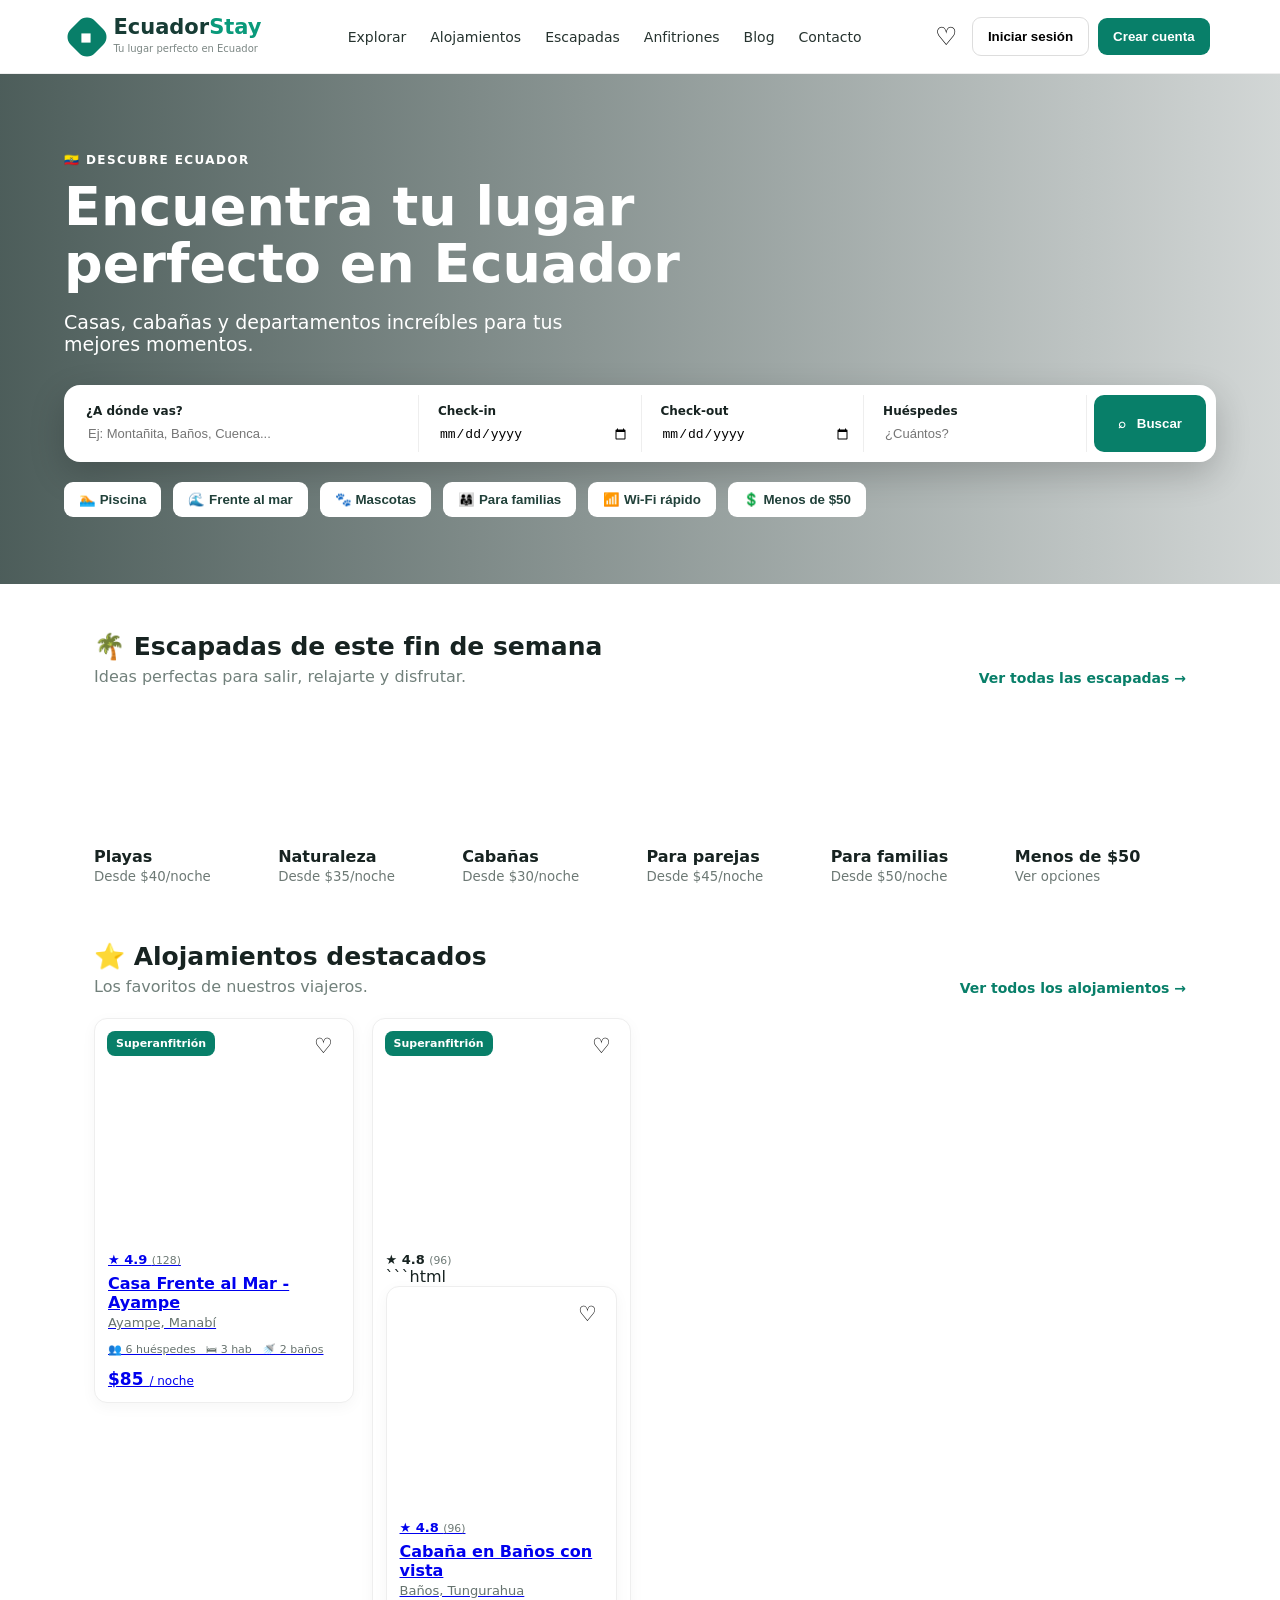
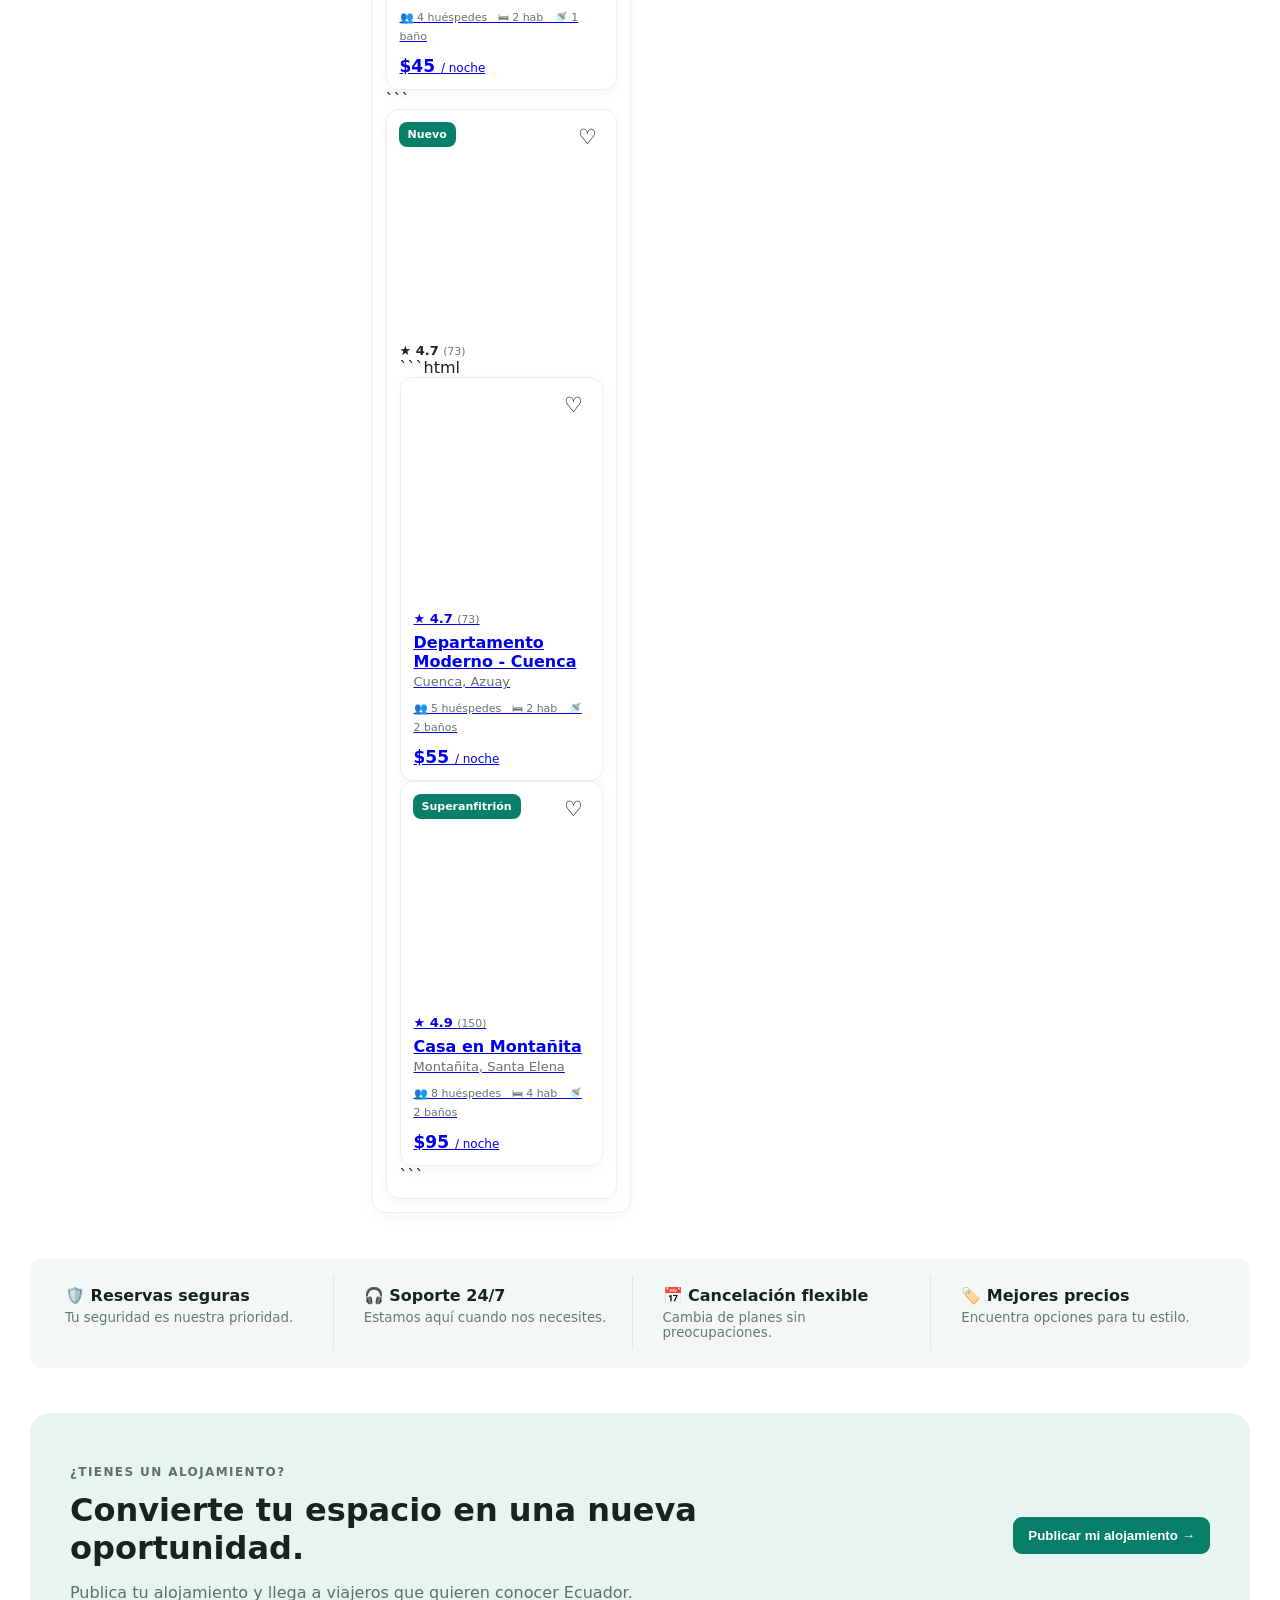
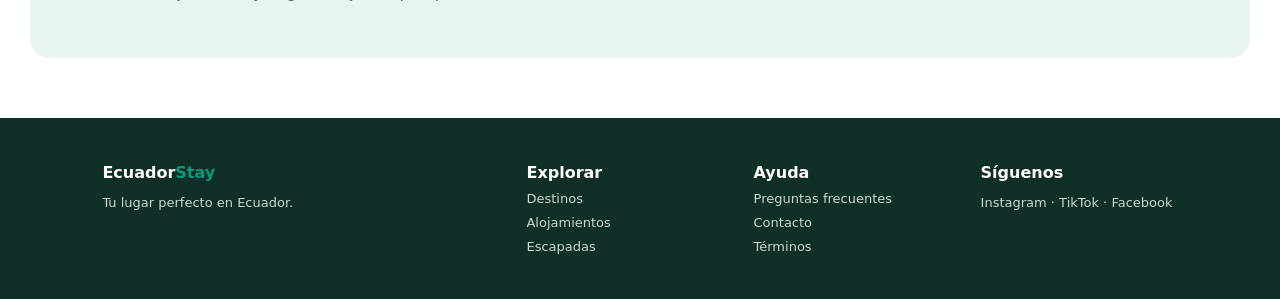
<file: index.html>
<!DOCTYPE html>
<html lang="es">
<head>
  <meta charset="UTF-8">
  <meta name="viewport" content="width=device-width, initial-scale=1.0">
  <title>EcuadorStay — Tu lugar perfecto en Ecuador</title>
  <link rel="stylesheet" href="style.css">
  <script async src="https://pagead2.googlesyndication.com/pagead/js/adsbygoogle.js?client=ca-pub-9164921882683792"
     crossorigin="anonymous"></script>
</head>
<body>
  <header class="navbar">
    <a class="logo" href="#">
      <span class="logo-mark">◆</span>
      <span><strong>Ecuador<span>Stay</span></strong><small>Tu lugar perfecto en Ecuador</small></span>
    </a>

    <nav>
      <a href="#explorar">Explorar</a>
      <a href="#alojamientos">Alojamientos</a>
      <a href="#escapadas">Escapadas</a>
      <a href="#anfitriones">Anfitriones</a>
      <a href="#blog">Blog</a>
      <a href="#contacto">Contacto</a>
    </nav>

    <div class="nav-actions">
      <button class="icon-btn" aria-label="Favoritos">♡</button>
      <button class="outline-btn" onclick="netlifyIdentity.open('login')">
    Iniciar sesión
</button>
<button class="primary-btn" onclick="netlifyIdentity.open('signup')">
    Crear cuenta
</button>
    </div>
    <button class="menu-btn" onclick="toggleMenu()">☰</button>
  </header>

  <main>
    <section class="profile-page" id="perfil">
  <div class="profile-container">
    <button class="profile-back-btn" onclick="showHome()">
  ← Volver al inicio
</button>

    <div class="profile-header">
      <div class="profile-avatar">
        👤
      </div>

      <div>
        <p class="eyebrow">MI CUENTA</p>
        <h1>Mi perfil</h1>
        <p>Administra tu información y tus preferencias en EcuadorStay.</p>
      </div>
    </div>

    <div class="profile-grid">

      <div class="profile-card">
        <h2>Información personal</h2>

        <div class="profile-field">
          <span>👤</span>
          <div>
            <small>Nombre</small>
            <strong id="profileName">Usuario</strong>
          </div>
        </div>

        <div class="profile-field">
          <span>📧</span>
          <div>
            <small>Correo electrónico</small>
            <strong id="profileEmail">correo@example.com</strong>
          </div>
        </div>

        <div class="profile-field">
          <span>📱</span>
          <div>
            <small>Teléfono</small>
            <strong id="profilePhone">No agregado</strong>
          </div>
        </div>

        <div class="profile-field">
          <span>📝</span>
          <div>
            <small>Sobre mí</small>
            <strong id="profileBio">Cuéntanos un poco sobre ti.</strong>
          </div>
        </div>

       <button class="primary-btn profile-edit-btn" onclick="toggleEditProfile()">
  ✏️ Editar perfil
</button>

<div class="edit-profile-form" id="editProfileForm" style="display:none;">

  <label>
    <span>Nombre</span>
    <input type="text" id="editName" placeholder="Tu nombre">
  </label>

  <label>
    <span>Teléfono</span>
    <input type="tel" id="editPhone" placeholder="Tu teléfono">
  </label>

  <label>
    <span>Sobre mí</span>
    <textarea id="editBio" placeholder="Cuéntanos un poco sobre ti."></textarea>
  </label>

  <button class="primary-btn" onclick="saveProfileChanges()">
    💾 Guardar cambios
  </button>

</div>
      </div>

      <div class="profile-card profile-options">
        <h2>Tu EcuadorStay</h2>

        <button>
          🏠
          <span>
            <strong>Mis alojamientos</strong>
            <small>Administra tus propiedades</small>
          </span>
        </button>

        <button>
          ❤️
          <span>
            <strong>Favoritos</strong>
            <small>Guarda tus lugares favoritos</small>
          </span>
        </button>

        <button>
          📅
          <span>
            <strong>Mis reservas</strong>
            <small>Consulta tus viajes</small>
          </span>
        </button>

        <button>
          ⚙️
          <span>
            <strong>Configuración</strong>
            <small>Personaliza tu cuenta</small>
          </span>
        </button>

       <button onclick="toggleDarkMode()">
  🌙
  <span>
    <strong>Modo oscuro</strong>
    <small id="darkModeText">Activar modo oscuro</small>
  </span>
</button>
      </div>

    </div>
  </div>
</section>
    <section class="hero" id="explorar">
      <div class="hero-content">
        <p class="eyebrow">🇪🇨 DESCUBRE ECUADOR</p>
        <h1>Encuentra tu lugar<br>perfecto en Ecuador</h1>
        <p class="hero-subtitle">Casas, cabañas y departamentos increíbles para tus mejores momentos.</p>

        <div class="search-box">
          <label>
            <span>¿A dónde vas?</span>
            <input id="destination" type="text" placeholder="Ej: Montañita, Baños, Cuenca...">
          </label>
          <label>
            <span>Check-in</span>
            <input type="date">
          </label>
          <label>
            <span>Check-out</span>
            <input type="date">
          </label>
          <label>
            <span>Huéspedes</span>
            <input id="guests" type="number" min="1" placeholder="¿Cuántos?">
          </label>
          <button class="search-btn" onclick="searchStay()">⌕ &nbsp; Buscar</button>
        </div>

        <div class="quick-filters">
          <button onclick="setFilter('Piscina')">🏊 Piscina</button>
          <button onclick="setFilter('Frente al mar')">🌊 Frente al mar</button>
          <button onclick="setFilter('Mascotas')">🐾 Mascotas</button>
          <button onclick="setFilter('Familias')">👨‍👩‍👧 Para familias</button>
          <button onclick="setFilter('Wi-Fi')">📶 Wi-Fi rápido</button>
          <button onclick="setFilter('económico')">💲 Menos de $50</button>
        </div>
      </div>
    </section>

    <section class="section" id="escapadas">
      <div class="section-heading">
        <div>
          <h2>🌴 Escapadas de este fin de semana</h2>
          <p>Ideas perfectas para salir, relajarte y disfrutar.</p>
        </div>
        <a href="#">Ver todas las escapadas →</a>
      </div>
      <div class="category-grid">
        <article class="category-card" onclick="setFilter('Playas')"><div class="category-img beach"></div><b>Playas</b><small>Desde $40/noche</small></article>
        <article class="category-card" onclick="setFilter('Naturaleza')"><div class="category-img nature"></div><b>Naturaleza</b><small>Desde $35/noche</small></article>
        <article class="category-card" onclick="setFilter('Cabañas')"><div class="category-img cabin"></div><b>Cabañas</b><small>Desde $30/noche</small></article>
        <article class="category-card" onclick="setFilter('Parejas')"><div class="category-img couple"></div><b>Para parejas</b><small>Desde $45/noche</small></article>
        <article class="category-card" onclick="setFilter('Familias')"><div class="category-img family"></div><b>Para familias</b><small>Desde $50/noche</small></article>
        <article class="category-card" onclick="setFilter('económico')"><div class="category-img mountain"></div><b>Menos de $50</b><small>Ver opciones</small></article>
      </div>
    </section>

    <section class="section" id="alojamientos">
      <div class="section-heading">
        <div>
          <h2>⭐ Alojamientos destacados</h2>
          <p>Los favoritos de nuestros viajeros.</p>
        </div>
        <a href="#">Ver todos los alojamientos →</a>
      </div>

      <div class="property-grid" id="propertyGrid">
        <a href="alojamiento.html" class="property-link">
  <article class="property-card" data-tags="Frente al mar Piscina">
    <div class="property-img p1">
      <span>Superanfitrión</span>
      <button>♡</button>
    </div>

    <div class="property-info">
      <div class="rating">★ 4.9 <small>(128)</small></div>
      <h3>Casa Frente al Mar - Ayampe</h3>
      <p>Ayampe, Manabí</p>
      <small>👥 6 huéspedes &nbsp; 🛏 3 hab &nbsp; 🚿 2 baños</small>
      <strong>$85 <em>/ noche</em></strong>
    </div>
  </article>
</a>
        <article class="property-card" data-tags="Naturaleza Cabañas">
          <div class="property-img p2"><span>Superanfitrión</span><button>♡</button></div>
          <div class="property-info">
            <div class="rating">★ 4.8 <small>(96)</small></div>
           ```html
<a href="alojamiento.html" class="property-link">
  <article class="property-card" data-tags="Naturaleza Cabañas">
    <div class="property-img p2">
      <button>♡</button>
    </div>

    <div class="property-info">
      <div class="rating">★ 4.8 <small>(96)</small></div>
      <h3>Cabaña en Baños con vista</h3>
      <p>Baños, Tungurahua</p>
      <small>👥 4 huéspedes &nbsp; 🛏 2 hab &nbsp; 🚿 1 baño</small>
      <strong>$45 <em>/ noche</em></strong>
    </div>
  </article>
</a>
```

        <article class="property-card" data-tags="Wi-Fi Familias">
          <div class="property-img p3"><span>Nuevo</span><button>♡</button></div>
          <div class="property-info">
            <div class="rating">★ 4.7 <small>(73)</small></div>
            ```html
<a href="alojamiento.html" class="property-link">
  <article class="property-card" data-tags="Wi-Fi Familias">
    <div class="property-img p3">
      <button>♡</button>
    </div>
    <div class="property-info">
      <div class="rating">★ 4.7 <small>(73)</small></div>
      <h3>Departamento Moderno - Cuenca</h3>
      <p>Cuenca, Azuay</p>
      <small>👥 5 huéspedes &nbsp; 🛏 2 hab &nbsp; 🚿 2 baños</small>
      <strong>$55 <em>/ noche</em></strong>
    </div>
  </article>
</a>

<a href="alojamiento.html" class="property-link">
  <article class="property-card" data-tags="Frente al mar Piscina Familias">
    <div class="property-img p4">
      <span>Superanfitrión</span>
      <button>♡</button>
    </div>
    <div class="property-info">
      <div class="rating">★ 4.9 <small>(150)</small></div>
      <h3>Casa en Montañita</h3>
      <p>Montañita, Santa Elena</p>
      <small>👥 8 huéspedes &nbsp; 🛏 4 hab &nbsp; 🚿 2 baños</small>
      <strong>$95 <em>/ noche</em></strong>
    </div>
  </article>
</a>
```
      </div>
    </section>

    <section class="benefits">
      <div><b>🛡️ Reservas seguras</b><small>Tu seguridad es nuestra prioridad.</small></div>
      <div><b>🎧 Soporte 24/7</b><small>Estamos aquí cuando nos necesites.</small></div>
      <div><b>📅 Cancelación flexible</b><small>Cambia de planes sin preocupaciones.</small></div>
      <div><b>🏷️ Mejores precios</b><small>Encuentra opciones para tu estilo.</small></div>
    </section>

    <section class="cta" id="anfitriones">
      <div>
        <p class="eyebrow">¿TIENES UN ALOJAMIENTO?</p>
        <h2>Convierte tu espacio en una nueva oportunidad.</h2>
        <p>Publica tu alojamiento y llega a viajeros que quieren conocer Ecuador.</p>
      </div>
      <button class="primary-btn">Publicar mi alojamiento →</button>
    </section>
  </main>

  <footer id="contacto">
    <div><strong>Ecuador<span>Stay</span></strong><p>Tu lugar perfecto en Ecuador.</p></div>
    <div><b>Explorar</b><a href="#">Destinos</a><a href="#">Alojamientos</a><a href="#">Escapadas</a></div>
    <div><b>Ayuda</b><a href="#">Preguntas frecuentes</a><a href="#">Contacto</a><a href="#">Términos</a></div>
    <div><b>Síguenos</b><p>Instagram · TikTok · Facebook</p></div>
  </footer>

  <div class="mobile-nav">
    <a href="#">⌂<small>Inicio</small></a>
    <a href="#explorar">⌕<small>Explorar</small></a>
    <a href="#">♡<small>Favoritos</small></a>
    <a href="#">▣<small>Mis viajes</small></a>
    <a href="#">●<small>Perfil</small></a>
  </div>

  <div id="toast" class="toast"></div>
  <script src="https://identity.netlify.com/v1/netlify-identity-widget.js"></script>
<script src="script.js"></script>
</body>
</html>
</file>
<file: style.css>
*{box-sizing:border-box}html{scroll-behavior:smooth}body{margin:0;font-family:Inter,system-ui,-apple-system,BlinkMacSystemFont,"Segoe UI",sans-serif;color:#172321;background:#fff}.navbar{height:74px;display:flex;align-items:center;gap:28px;padding:0 5.5%;border-bottom:1px solid #eee;background:#fff;position:sticky;top:0;z-index:20}.logo{display:flex;align-items:center;gap:9px;text-decoration:none;color:#173c35;min-width:210px}.logo-mark{width:34px;height:34px;border-radius:11px;background:#087f69;color:white;display:grid;place-items:center;font-size:17px;transform:rotate(45deg)}.logo strong{font-size:21px;display:block;line-height:20px}.logo strong span,footer span{color:#0a9a7b}.logo small{font-size:10px;color:#7c8784}.navbar nav{display:flex;gap:24px;flex:1;justify-content:center}.navbar nav a,.section-heading a{color:#26332f;text-decoration:none;font-size:14px}.nav-actions{display:flex;align-items:center;gap:9px}.icon-btn,.menu-btn{border:0;background:none;font-size:25px;cursor:pointer}.outline-btn,.primary-btn{border-radius:9px;padding:11px 15px;font-weight:700;cursor:pointer}.outline-btn{background:white;border:1px solid #ddd}.primary-btn,.search-btn{background:#087f69;color:#fff;border:0}.menu-btn{display:none}.hero{min-height:510px;background:linear-gradient(90deg,rgba(8,31,27,.72),rgba(8,31,27,.18)),url("https://images.unsplash.com/photo-1507525428034-b723cf961d3e?auto=format&fit=crop&w=1800&q=85") center/cover;display:flex;align-items:center}.hero-content{width:90%;max-width:1220px;margin:auto;color:#fff;padding:60px 0}.eyebrow{font-weight:800;letter-spacing:1.4px;font-size:12px}.hero h1{font-size:54px;line-height:1.05;margin:10px 0 15px}.hero-subtitle{font-size:19px;max-width:560px}.search-box{margin-top:30px;background:#fff;color:#172321;border-radius:16px;padding:10px;display:grid;grid-template-columns:1.6fr 1fr 1fr 1fr auto;gap:7px;box-shadow:0 12px 35px #0003}.search-box label{padding:9px 12px;border-right:1px solid #eee}.search-box span{font-weight:800;font-size:12px;display:block;margin-bottom:5px}.search-box input{border:0;outline:0;width:100%;font-size:13px;background:transparent}.search-btn{border-radius:10px;padding:0 24px;font-weight:800;cursor:pointer}.quick-filters{display:flex;gap:12px;margin-top:20px;flex-wrap:wrap}.quick-filters button{border:0;border-radius:9px;padding:10px 15px;background:#fff;color:#21413a;font-weight:700;cursor:pointer}.section{max-width:1220px;margin:0 auto;padding:48px 5% 10px}.section-heading{display:flex;justify-content:space-between;align-items:end;margin-bottom:22px}.section-heading h2{margin:0 0 6px;font-size:25px}.section-heading p{margin:0;color:#71807b}.section-heading a{color:#087f69;font-weight:800}.category-grid{display:grid;grid-template-columns:repeat(6,1fr);gap:13px}.category-card{cursor:pointer}.category-img{height:130px;border-radius:12px;margin-bottom:9px;background-size:cover;background-position:center}.beach{background-image:url("https://images.unsplash.com/photo-1507525428034-b723cf961d3e?auto=format&fit=crop&w=500&q=80")}.nature{background-image:url("https://images.unsplash.com/photo-1448375240586-882707db888b?auto=format&fit=crop&w=500&q=80")}.cabin{background-image:url("https://images.unsplash.com/photo-1449158743715-0a90ebb6d2d8?auto=format&fit=crop&w=500&q=80")}.couple{background-image:url("https://images.unsplash.com/photo-1510798831971-661eb04b3739?auto=format&fit=crop&w=500&q=80")}.family{background-image:url("https://images.unsplash.com/photo-1609220136736-443140cffec6?auto=format&fit=crop&w=500&q=80")}.mountain{background-image:url("https://images.unsplash.com/photo-1464822759023-fed622ff2c3b?auto=format&fit=crop&w=500&q=80")}.category-card b,.category-card small{display:block}.category-card small{color:#6d7975;margin-top:3px}.property-grid{display:grid;grid-template-columns:repeat(4,1fr);gap:18px}.property-card{border:1px solid #eee;border-radius:13px;overflow:hidden;background:#fff;box-shadow:0 4px 15px #0000000a}.property-img{height:220px;background-size:cover;background-position:center;position:relative}.p1{background-image:url("https://images.unsplash.com/photo-1499793983690-e29da59ef1c2?auto=format&fit=crop&w=800&q=85")}.p2{background-image:url("https://images.unsplash.com/photo-1510798831971-661eb04b3739?auto=format&fit=crop&w=800&q=85")}.p3{background-image:url("https://images.unsplash.com/photo-1600607687920-4e2a09cf159d?auto=format&fit=crop&w=800&q=85")}.p4{background-image:url("https://images.unsplash.com/photo-1564501049412-61c2a3083791?auto=format&fit=crop&w=800&q=85")}.property-img span{position:absolute;top:12px;left:12px;background:#087f69;color:white;padding:6px 9px;border-radius:8px;font-size:11px;font-weight:800}.property-img button{position:absolute;right:12px;top:10px;border:0;background:#fff;border-radius:50%;width:34px;height:34px;font-size:21px;cursor:pointer}.property-info{padding:13px}.rating{font-weight:800;font-size:13px}.rating small{color:#6d7975;font-weight:400}.property-info h3{font-size:16px;margin:7px 0 3px}.property-info p{margin:0 0 8px;color:#66736f;font-size:13px}.property-info>small{font-size:11px;color:#67736f}.property-info strong{display:block;margin-top:12px;font-size:17px}.property-info em{font-style:normal;font-size:12px;font-weight:400}.benefits{max-width:1220px;margin:35px auto;padding:18px 20px;background:#f2f8f5;border-radius:13px;display:grid;grid-template-columns:repeat(4,1fr);gap:15px}.benefits div{padding:10px 15px;border-right:1px solid #dceae5}.benefits div:last-child{border:0}.benefits b,.benefits small{display:block}.benefits small{color:#687873;margin-top:5px}.cta{max-width:1220px;margin:45px auto;padding:40px;border-radius:20px;background:#e7f4ef;display:flex;align-items:center;justify-content:space-between}.cta h2{font-size:32px;max-width:650px;margin:7px 0}.cta p{color:#5e706a}footer{background:#102f29;color:white;margin-top:60px;padding:45px 8%;display:grid;grid-template-columns:2fr 1fr 1fr 1fr;gap:30px}footer a{display:block;color:#c9d8d3;text-decoration:none;margin-top:9px;font-size:13px}footer p{color:#c9d8d3;font-size:13px}.mobile-nav{display:none}.toast{position:fixed;bottom:25px;right:25px;background:#102f29;color:#fff;padding:14px 18px;border-radius:10px;transform:translateY(100px);opacity:0;transition:.25s;z-index:50}.toast.show{transform:none;opacity:1}@media(max-width:1000px){.navbar nav{display:none}.nav-actions{margin-left:auto}.menu-btn{display:block}.category-grid{grid-template-columns:repeat(3,1fr)}.property-grid{grid-template-columns:repeat(2,1fr)}.search-box{grid-template-columns:1fr 1fr}.search-btn{min-height:48px}.hero h1{font-size:44px}.benefits{grid-template-columns:repeat(2,1fr)}}@media(max-width:650px){body{padding-bottom:68px}.navbar{height:66px;padding:0 17px;gap:10px}.logo{min-width:auto}.logo strong{font-size:18px}.logo small{display:none}.nav-actions .outline-btn,.nav-actions .primary-btn{display:none}.nav-actions{margin-left:auto}.hero{min-height:650px;background-position:center}.hero-content{width:92%;padding:35px 0}.hero h1{font-size:38px}.hero-subtitle{font-size:16px}.search-box{display:block;border-radius:14px;padding:12px}.search-box label{display:block;border-right:0;border-bottom:1px solid #eee;padding:11px 6px}.search-btn{width:100%;height:45px;margin-top:8px}.quick-filters{overflow-x:auto;flex-wrap:nowrap;padding-bottom:4px}.quick-filters button{white-space:nowrap}.section{padding:35px 17px 5px}.section-heading{align-items:start}.section-heading h2{font-size:21px}.section-heading a{font-size:12px;white-space:nowrap;margin-top:5px}.category-grid{display:flex;overflow-x:auto;gap:12px}.category-card{min-width:145px}.category-img{height:110px}.property-grid{grid-template-columns:1fr}.property-img{height:230px}.benefits{margin:30px 17px;grid-template-columns:1fr;padding:10px}.benefits div{border-right:0;border-bottom:1px solid #dceae5;padding:15px}.cta{margin:30px 17px;padding:25px;display:block}.cta h2{font-size:25px}.cta .primary-btn{margin-top:10px;width:100%}footer{grid-template-columns:1fr 1fr;padding:35px 25px}.mobile-nav{position:fixed;display:flex;bottom:0;left:0;right:0;height:66px;background:#fff;border-top:1px solid #ddd;z-index:30;justify-content:space-around}.mobile-nav a{color:#40504b;text-decoration:none;text-align:center;padding-top:9px;font-size:21px}.mobile-nav small{display:block;font-size:10px}.navbar .icon-btn{display:none}}
/* ===============================
   ECUADORSTAY - MENÚ DE PERFIL
   =============================== */

.user-profile {
  position: relative;
}

.profile-button {
  display: flex;
  align-items: center;
  gap: 9px;
  border: 1px solid #e5ebe8;
  background: #fff;
  padding: 5px 10px 5px 6px;
  border-radius: 30px;
  cursor: pointer;
  color: #173c35;
  font-family: inherit;
  transition: .2s ease;
}

.profile-button:hover {
  border-color: #b8d8cf;
  box-shadow: 0 4px 14px #0000000d;
}

.profile-button img {
  width: 36px;
  height: 36px;
  border-radius: 50%;
  object-fit: cover;
}

.profile-button span {
  font-size: 13px;
  font-weight: 700;
}

.profile-arrow {
  font-size: 16px !important;
  color: #6d7975;
  margin-left: 2px;
}

.profile-menu {
  position: absolute;
  top: calc(100% + 12px);
  right: 0;
  width: 270px;
  background: #fff;
  border: 1px solid #e8eeeb;
  border-radius: 16px;
  padding: 8px;
  box-shadow: 0 14px 35px #00000018;
  opacity: 0;
  visibility: hidden;
  transform: translateY(-8px);
  transition: .2s ease;
  z-index: 100;
}

.profile-menu.show {
  opacity: 1;
  visibility: visible;
  transform: translateY(0);
}

.profile-menu-header {
  padding: 12px 12px 13px;
  border-bottom: 1px solid #edf1ef;
  margin-bottom: 6px;
}

.profile-menu-header strong,
.profile-menu-header small {
  display: block;
}

.profile-menu-header strong {
  color: #173c35;
  font-size: 14px;
}

.profile-menu-header small {
  color: #7a8783;
  font-size: 11px;
  margin-top: 3px;
  word-break: break-word;
}

.profile-menu button {
  width: 100%;
  display: flex;
  align-items: center;
  gap: 11px;
  border: 0;
  background: transparent;
  color: #26332f;
  padding: 11px 12px;
  border-radius: 10px;
  font-family: inherit;
  font-size: 13px;
  font-weight: 600;
  text-align: left;
  cursor: pointer;
  transition: .15s ease;
}

.profile-menu button:hover {
  background: #f2f8f5;
  color: #087f69;
}

.profile-menu .logout-button {
  margin-top: 5px;
  border-top: 1px solid #edf1ef;
  border-radius: 0 0 10px 10px;
  padding-top: 14px;
  color: #b64b4b;
}

.profile-menu .logout-button:hover {
  background: #fff4f4;
  color: #a63737;
}

/* Perfil en teléfonos */
@media(max-width:650px) {
  .profile-button {
    padding: 4px;
    border: 0;
  }

  .profile-button span {
    display: none;
  }

  .profile-button img {
    width: 38px;
    height: 38px;
  }

  .profile-menu {
    position: fixed;
    top: 72px;
    right: 14px;
    width: min(280px, calc(100vw - 28px));
  }
}
/* ===============================
   ECUADORSTAY - PÁGINA DE PERFIL
   =============================== */

.profile-page {
  display: none;
  background: #f7faf8;
  min-height: calc(100vh - 74px);
  padding: 55px 5%;
}

.profile-page.active {
  display: block;
}

.profile-container {
  max-width: 1100px;
  margin: 0 auto;
}

.profile-header {
  display: flex;
  align-items: center;
  gap: 20px;
  margin-bottom: 30px;
}

.profile-avatar {
  width: 70px;
  height: 70px;
  border-radius: 50%;
  background: #087f69;
  color: #fff;
  display: grid;
  place-items: center;
  font-size: 32px;
  box-shadow: 0 8px 20px #087f6925;
}

.profile-header h1 {
  margin: 4px 0 6px;
  color: #173c35;
  font-size: 34px;
}

.profile-header p:last-child {
  margin: 0;
  color: #71807b;
}

.profile-grid {
  display: grid;
  grid-template-columns: 1.4fr 1fr;
  gap: 22px;
}

.profile-card {
  background: #fff;
  border: 1px solid #e7eeeb;
  border-radius: 18px;
  padding: 25px;
  box-shadow: 0 8px 25px #00000008;
}

.profile-card h2 {
  margin: 0 0 22px;
  color: #173c35;
  font-size: 19px;
}

.profile-field {
  display: flex;
  align-items: center;
  gap: 14px;
  padding: 15px 0;
  border-bottom: 1px solid #edf1ef;
}

.profile-field > span {
  width: 40px;
  height: 40px;
  border-radius: 11px;
  background: #f0f8f5;
  display: grid;
  place-items: center;
  font-size: 19px;
}

.profile-field small,
.profile-field strong {
  display: block;
}

.profile-field small {
  color: #7a8783;
  font-size: 11px;
  margin-bottom: 4px;
}

.profile-field strong {
  color: #26332f;
  font-size: 14px;
}

.profile-edit-btn {
  margin-top: 22px;
}

.profile-options button {
  width: 100%;
  border: 0;
  background: transparent;
  display: flex;
  align-items: center;
  gap: 13px;
  padding: 14px 10px;
  border-radius: 11px;
  cursor: pointer;
  text-align: left;
  font-family: inherit;
}

.profile-options button:hover {
  background: #f2f8f5;
}

.profile-options button > span:first-child {
  font-size: 21px;
}

.profile-options button > span:last-child {
  display: block;
}

.profile-options button strong,
.profile-options button small {
  display: block;
}

.profile-options button strong {
  color: #26332f;
  font-size: 13px;
}

.profile-options button small {
  color: #7a8783;
  font-size: 11px;
  margin-top: 3px;
}

@media(max-width:650px) {
  .profile-page {
    min-height: calc(100vh - 66px);
    padding: 35px 17px;
  }

  .profile-header {
    align-items: flex-start;
  }

  .profile-avatar {
    width: 58px;
    height: 58px;
    font-size: 26px;
  }

  .profile-header h1 {
    font-size: 27px;
  }

  .profile-grid {
    grid-template-columns: 1fr;
  }

  .profile-card {
    padding: 20px;
  }
}
/* =========================================
   ECUADORSTAY - MEJORA VISUAL DEL PERFIL
   ========================================= */

.profile-page {
  background:
    radial-gradient(circle at top left, #e7f4ef 0%, transparent 35%),
    #f7faf8;
}

.profile-container {
  max-width: 1120px;
}

.profile-header {
  background: #ffffff;
  border: 1px solid #e7eeeb;
  border-radius: 20px;
  padding: 24px 28px;
  box-shadow: 0 8px 25px #00000008;
}

.profile-avatar {
  flex-shrink: 0;
  border: 4px solid #e7f4ef;
}

.profile-card {
  transition: transform .2s ease, box-shadow .2s ease;
}

.profile-card:hover {
  transform: translateY(-2px);
  box-shadow: 0 12px 30px #0000000d;
}

.profile-field {
  transition: background .2s ease;
  padding-left: 8px;
  padding-right: 8px;
  border-radius: 10px;
}

.profile-field:hover {
  background: #f7faf8;
}

.profile-options button {
  margin-bottom: 4px;
  transition: background .2s ease, transform .15s ease;
}

.profile-options button:hover {
  background: #f0f8f5;
  transform: translateX(3px);
}

.profile-options button span {
  display: flex;
  flex-direction: column;
  gap: 3px;
}

.profile-options button span strong {
  color: #26332f;
  font-size: 14px;
}

.profile-options button span small {
  color: #7a8783;
  font-size: 11px;
}

@media(max-width:650px) {
  .profile-page {
    padding: 30px 17px;
  }

  .profile-header {
    padding: 20px;
    gap: 14px;
  }

  .profile-header h1 {
    font-size: 27px;
  }

  .profile-grid {
    grid-template-columns: 1fr;
  }

  .profile-card {
    padding: 20px;
  }
}
/* ===============================
   ECUADORSTAY - MODO OSCURO
   =============================== */

body.dark-mode {
  background: #111918;
  color: #edf5f2;
}

body.dark-mode .navbar,
body.dark-mode .profile-card,
body.dark-mode .property-card,
body.dark-mode .profile-button,
body.dark-mode .profile-menu,
body.dark-mode .search-box,
body.dark-mode .mobile-nav {
  background: #182220;
  color: #edf5f2;
}

body.dark-mode .navbar {
  border-bottom-color: #2a3633;
}

body.dark-mode .navbar nav a,
body.dark-mode .section-heading a,
body.dark-mode .profile-button,
body.dark-mode .profile-menu button,
body.dark-mode .property-info h3,
body.dark-mode .profile-card h2,
body.dark-mode .profile-field strong {
  color: #edf5f2;
}

body.dark-mode .section-heading p,
body.dark-mode .property-info p,
body.dark-mode .property-info > small,
body.dark-mode .profile-field small,
body.dark-mode .profile-options button small,
body.dark-mode .profile-header p:last-child {
  color: #aebdb8;
}

body.dark-mode .section {
  background: #111918;
}

body.dark-mode .benefits {
  background: #1a2925;
}

body.dark-mode .benefits div {
  border-color: #30403b;
}

body.dark-mode .cta {
  background: #19312b;
}

body.dark-mode footer {
  background: #0b1513;
}

body.dark-mode .outline-btn {
  background: #182220;
  border-color: #3a4844;
  color: #edf5f2;
}

body.dark-mode .profile-menu-header,
body.dark-mode .profile-field {
  border-color: #2d3936;
}

body.dark-mode .profile-options button:hover,
body.dark-mode .profile-menu button:hover {
  background: #22332e;
}

body.dark-mode .edit-profile-form input,
body.dark-mode .edit-profile-form textarea {
  background: #1d2926;
  color: #edf5f2;
  border-color: #3a4844;
}

body.dark-mode .edit-profile-form input::placeholder,
body.dark-mode .edit-profile-form textarea::placeholder {
  color: #91a09b;
}
</file>
